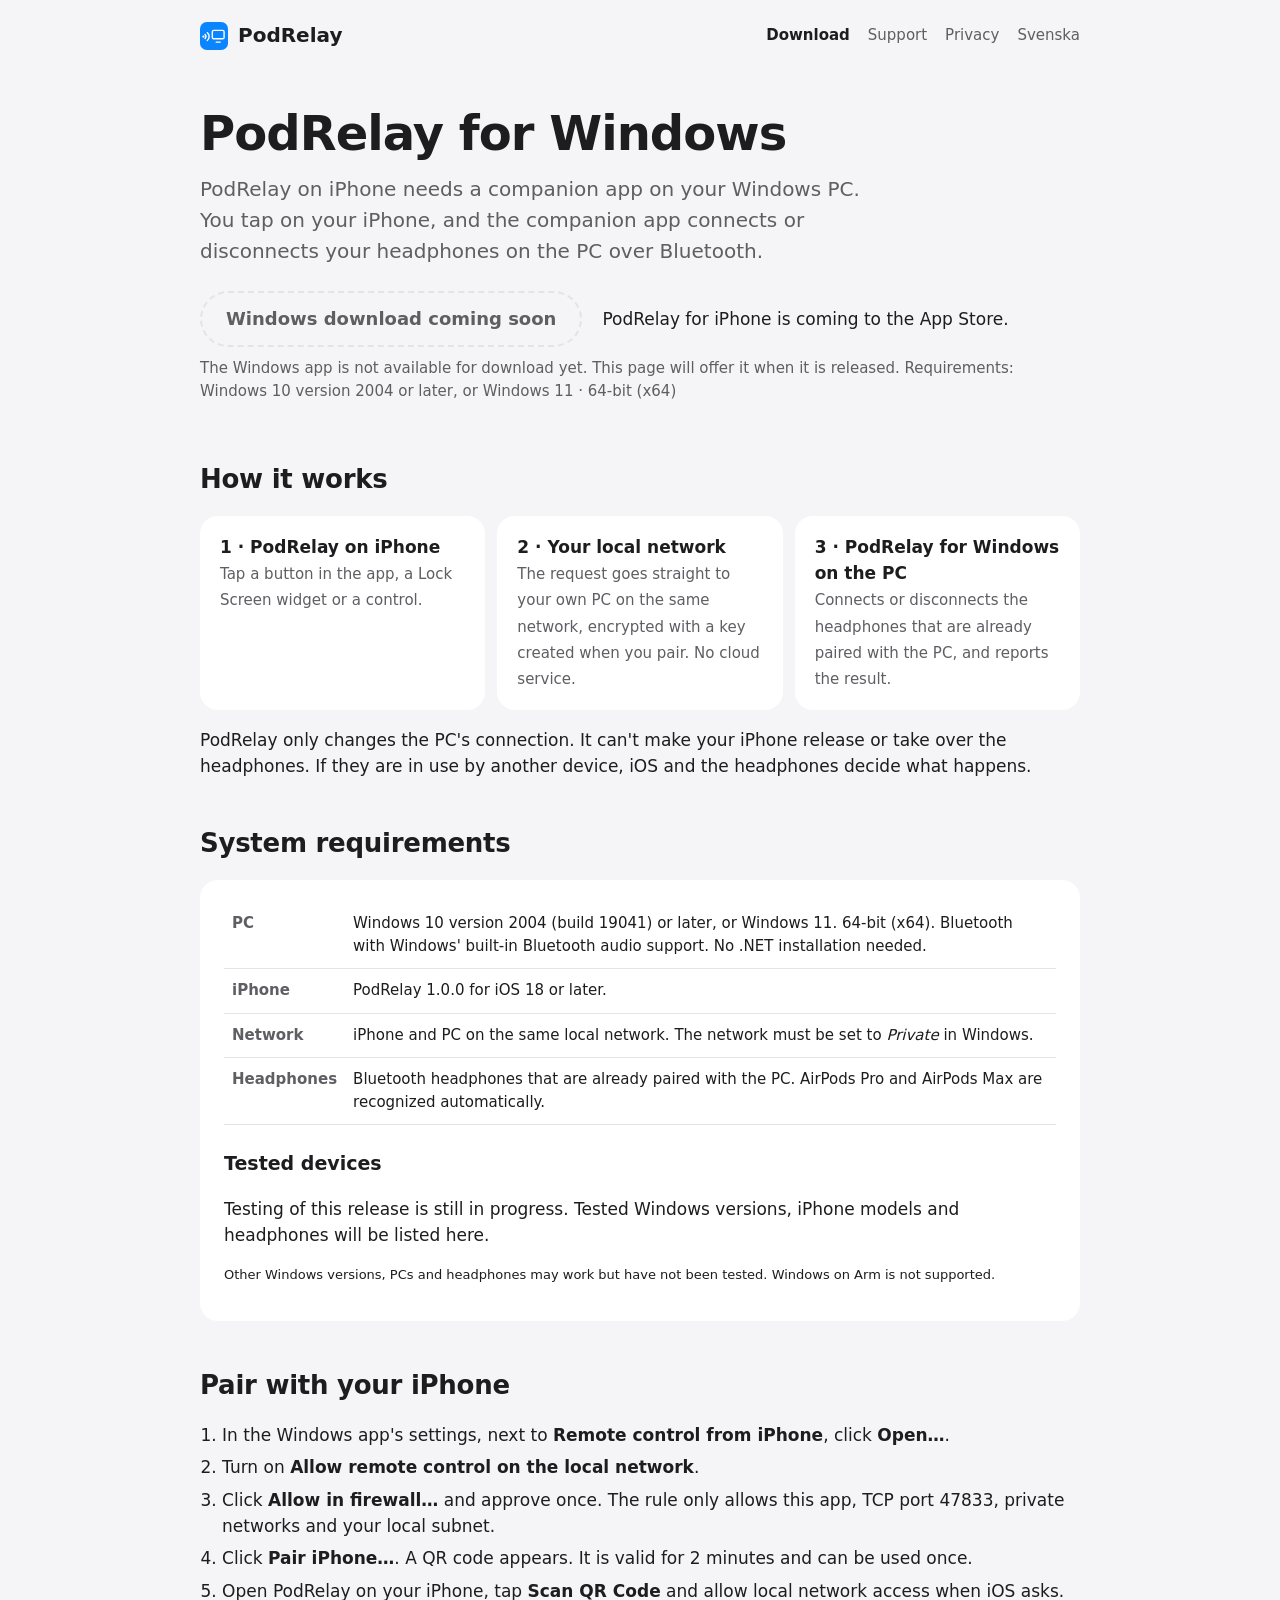
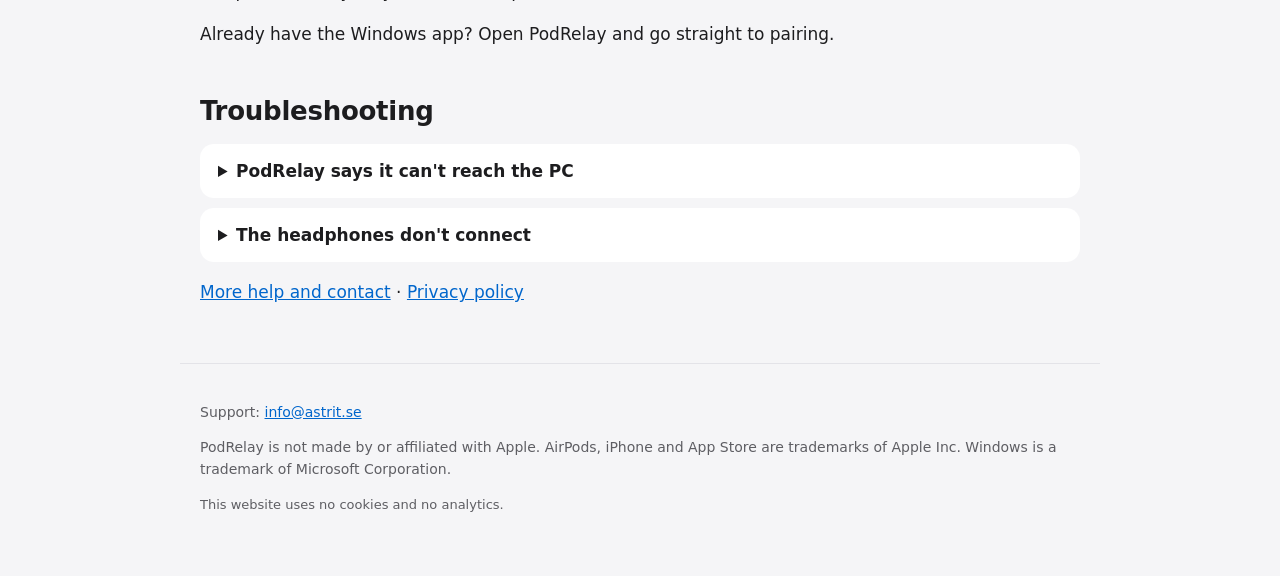
<file: index.html>
<!doctype html>
<html lang="en">
<head>
<meta charset="utf-8">
<meta name="viewport" content="width=device-width, initial-scale=1">
<title>PodRelay for Windows – Download</title>
<meta name="description" content="PodRelay for Windows, the companion app that PodRelay on iPhone needs to connect and disconnect your headphones on your PC.">
<meta name="robots" content="index,follow">
<link rel="alternate" hreflang="en" href="./">
<link rel="alternate" hreflang="sv" href="./sv/">
<link rel="stylesheet" href="./style.css">
<link rel="icon" href="./icon.svg" type="image/svg+xml">
</head>
<body>
<header class="top">
  <a class="brand" href="./"><img src="./icon.svg" alt="" width="28" height="28"> PodRelay</a>
  <nav aria-label="Main">
    <a href="./" aria-current="page">Download</a>
    <a href="./support/">Support</a>
    <a href="./privacy/">Privacy</a>
    <a href="./sv/" hreflang="sv" lang="sv">Svenska</a>
  </nav>
</header>
<main>
<section class="hero">
  <h1>PodRelay for Windows</h1>
  <p class="lede">PodRelay on iPhone needs a companion app on your Windows PC. You tap on your iPhone, and the companion app connects or disconnects your headphones on the PC over Bluetooth.</p>
  <div class="download">
    <p class="soon">Windows download coming soon</p>
    <span>PodRelay for iPhone is coming to the App Store.</span>
  </div>
  <p class="meta">The Windows app is not available for download yet. This page will offer it when it is released. Requirements: Windows 10 version 2004 or later, or Windows 11 · 64-bit (x64)</p>
</section>

<h2>How it works</h2>
<ol class="flow">
  <li><strong>1 · PodRelay on iPhone</strong><span>Tap a button in the app, a Lock Screen widget or a control.</span></li>
  <li><strong>2 · Your local network</strong><span>The request goes straight to your own PC on the same network, encrypted with a key created when you pair. No cloud service.</span></li>
  <li><strong>3 · PodRelay for Windows on the PC</strong><span>Connects or disconnects the headphones that are already paired with the PC, and reports the result.</span></li>
</ol>
<p>PodRelay only changes the PC's connection. It can't make your iPhone release or take over the headphones. If they are in use by another device, iOS and the headphones decide what happens.</p>

<h2>System requirements</h2>
<div class="card">
<table>
  <tr><th scope="row">PC</th><td>Windows 10 version 2004 (build 19041) or later, or Windows 11. 64-bit (x64). Bluetooth with Windows' built-in Bluetooth audio support. No .NET installation needed.</td></tr>
  <tr><th scope="row">iPhone</th><td>PodRelay 1.0.0 for iOS 18 or later.</td></tr>
  <tr><th scope="row">Network</th><td>iPhone and PC on the same local network. The network must be set to <em>Private</em> in Windows.</td></tr>
  <tr><th scope="row">Headphones</th><td>Bluetooth headphones that are already paired with the PC. AirPods Pro and AirPods Max are recognized automatically.</td></tr>
</table>
<h3>Tested devices</h3>
<p>Testing of this release is still in progress. Tested Windows versions, iPhone models and headphones will be listed here.</p>
<p class="small">Other Windows versions, PCs and headphones may work but have not been tested. Windows on Arm is not supported.</p>
</div>

<h2>Pair with your iPhone</h2>
<ol class="steps">
  <li>In the Windows app's settings, next to <strong>Remote control from iPhone</strong>, click <strong>Open…</strong>.</li>
  <li>Turn on <strong>Allow remote control on the local network</strong>.</li>
  <li>Click <strong>Allow in firewall…</strong> and approve once. The rule only allows this app, TCP port 47833, private networks and your local subnet.</li>
  <li>Click <strong>Pair iPhone…</strong>. A QR code appears. It is valid for 2 minutes and can be used once.</li>
  <li>Open PodRelay on your iPhone, tap <strong>Scan QR Code</strong> and allow local network access when iOS asks.</li>
</ol>
<p>Already have the Windows app? Open PodRelay and go straight to pairing.</p>

<h2>Troubleshooting</h2>
<details><summary>PodRelay says it can't reach the PC</summary>
<p>Check that the PC is awake, that PodRelay for Windows is running (icon next to the clock), that remote control is on, and that the iPhone is on the same network. In Windows, the network must be <em>Private</em>. Guest networks often block devices from reaching each other.</p></details>
<details><summary>The headphones don't connect</summary>
<p>Open the case or take the headphones out, and keep them near the PC. If they are playing audio from another device, they may not switch. Choose them in iPhone's Control Center if you want them back on iPhone.</p></details>
<p><a href="./support/">More help and contact</a> · <a href="./privacy/">Privacy policy</a></p>

</main>
<footer>
  <p>Support: <a href="mailto:info@astrit.se">info@astrit.se</a></p>
  <p>PodRelay is not made by or affiliated with Apple. AirPods, iPhone and App Store are trademarks of Apple Inc. Windows is a trademark of Microsoft Corporation.</p>
  <p class="small">This website uses no cookies and no analytics.</p>
</footer>
</body>
</html>
</file>
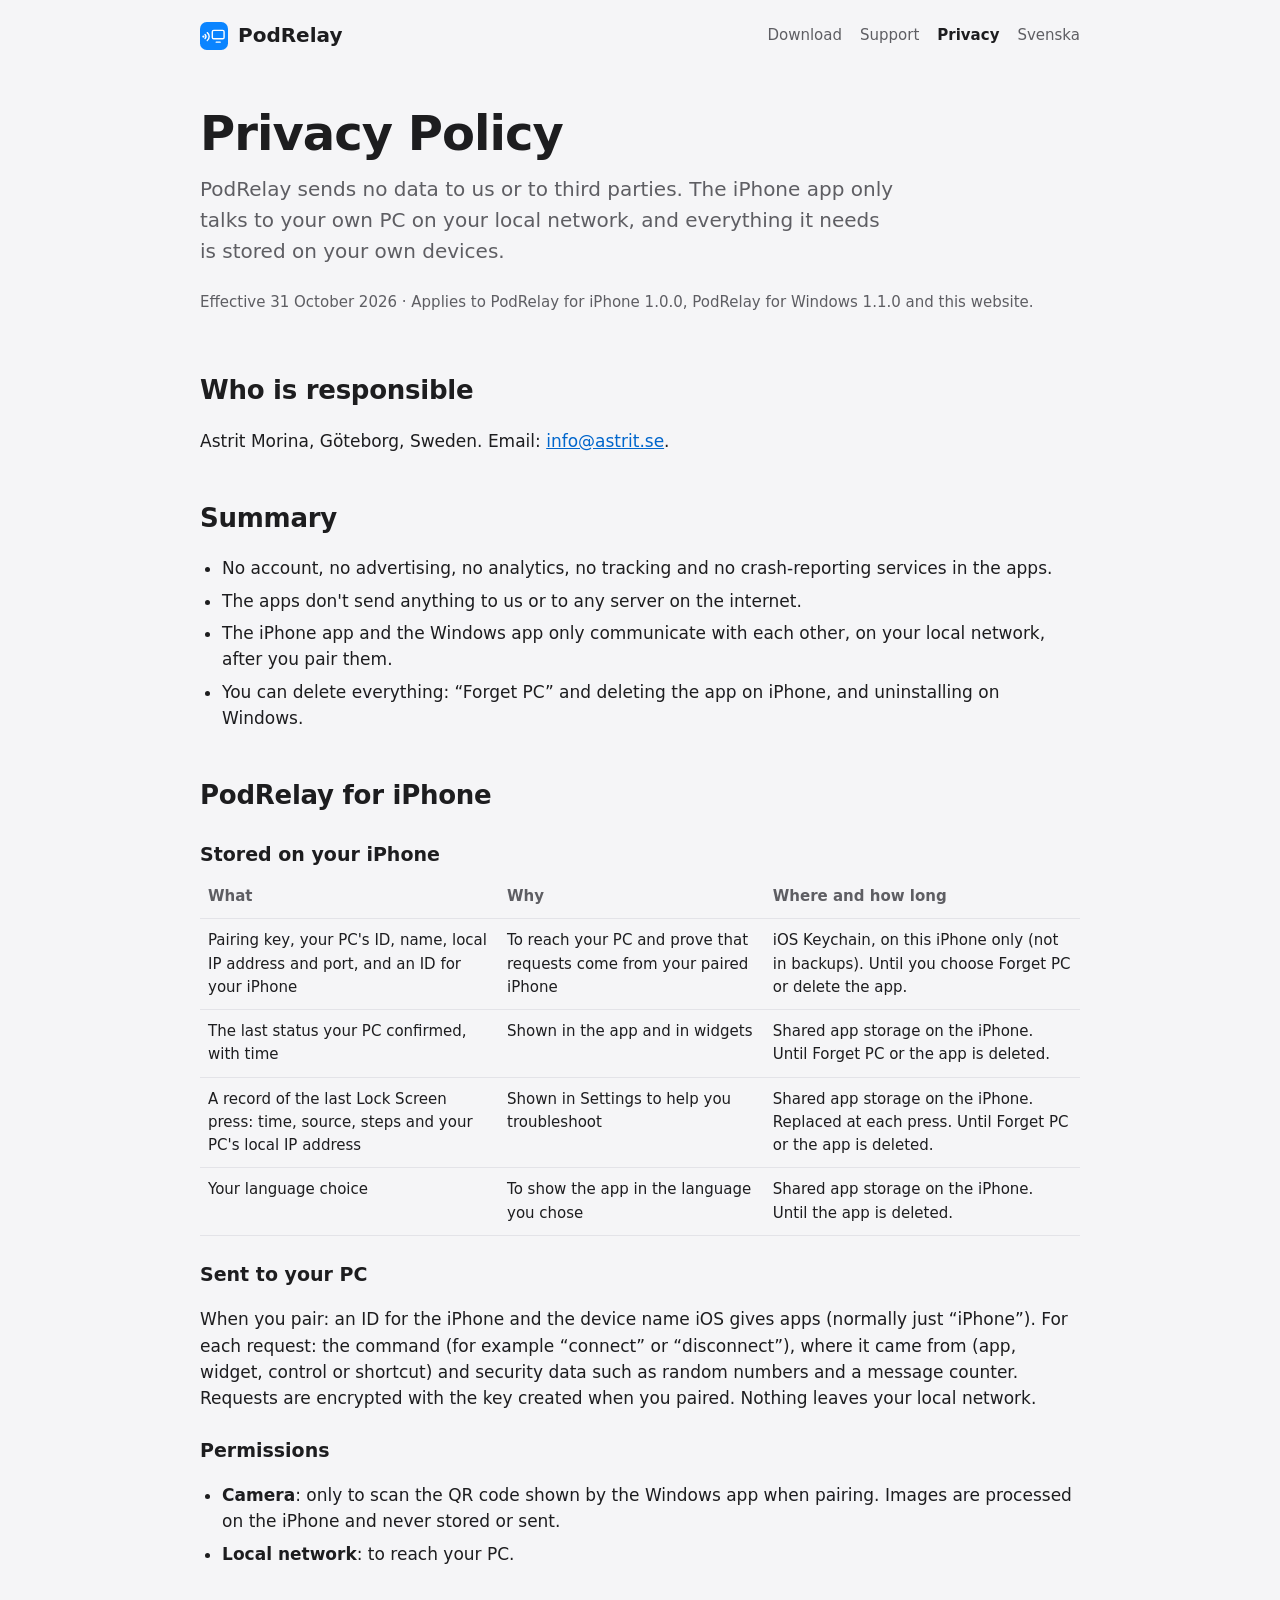
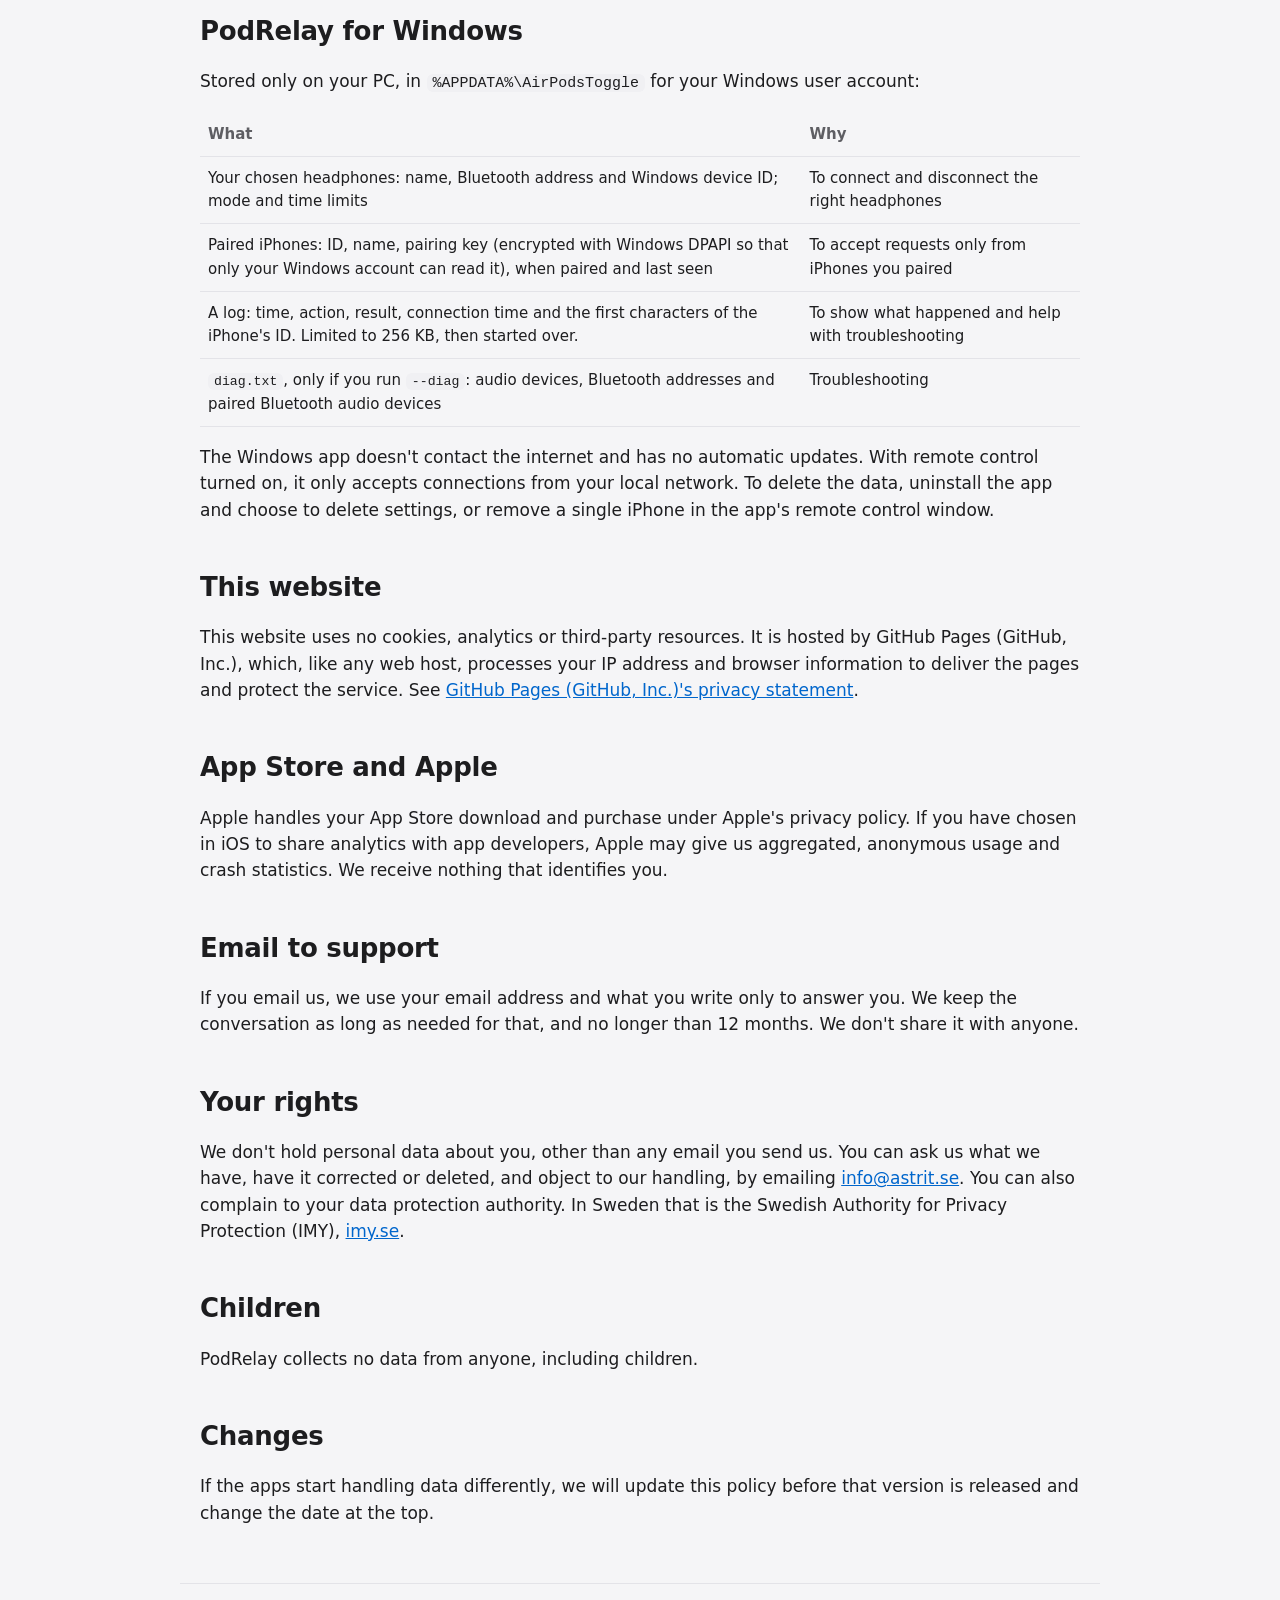
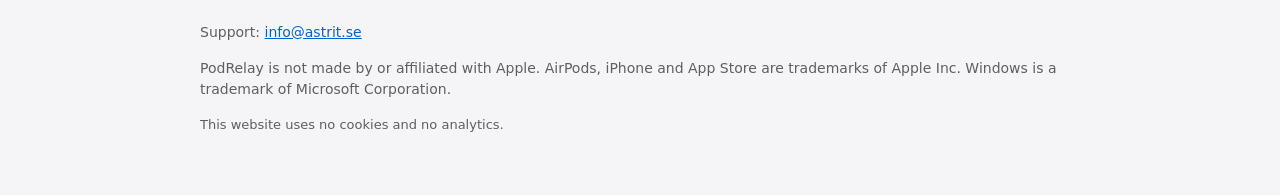
<file: privacy/index.html>
<!doctype html>
<html lang="en">
<head>
<meta charset="utf-8">
<meta name="viewport" content="width=device-width, initial-scale=1">
<title>PodRelay – Privacy Policy</title>
<meta name="description" content="How PodRelay for iPhone, its Windows companion app and this website handle data.">
<meta name="robots" content="index,follow">
<link rel="alternate" hreflang="en" href="../privacy/">
<link rel="alternate" hreflang="sv" href="../sv/privacy/">
<link rel="stylesheet" href="../style.css">
<link rel="icon" href="../icon.svg" type="image/svg+xml">
</head>
<body>
<header class="top">
  <a class="brand" href="../"><img src="../icon.svg" alt="" width="28" height="28"> PodRelay</a>
  <nav aria-label="Main">
    <a href="../">Download</a>
    <a href="../support/">Support</a>
    <a href="../privacy/" aria-current="page">Privacy</a>
    <a href="../sv/privacy/" hreflang="sv" lang="sv">Svenska</a>
  </nav>
</header>
<main>
<section class="hero">
  <h1>Privacy Policy</h1>
  <p class="lede">PodRelay sends no data to us or to third parties. The iPhone app only talks to your own PC on your local network, and everything it needs is stored on your own devices.</p>
  <p class="meta">Effective 31 October 2026 · Applies to PodRelay for iPhone 1.0.0, PodRelay for Windows 1.1.0 and this website.</p>
</section>

<h2>Who is responsible</h2>
<p>Astrit Morina, Göteborg, Sweden. Email: <a href="mailto:info@astrit.se">info@astrit.se</a>.</p>

<h2>Summary</h2>
<ul class="plain">
  <li>No account, no advertising, no analytics, no tracking and no crash-reporting services in the apps.</li>
  <li>The apps don't send anything to us or to any server on the internet.</li>
  <li>The iPhone app and the Windows app only communicate with each other, on your local network, after you pair them.</li>
  <li>You can delete everything: “Forget PC” and deleting the app on iPhone, and uninstalling on Windows.</li>
</ul>

<h2>PodRelay for iPhone</h2>
<h3>Stored on your iPhone</h3>
<table>
  <tr><th>What</th><th>Why</th><th>Where and how long</th></tr>
  <tr><td>Pairing key, your PC's ID, name, local IP address and port, and an ID for your iPhone</td><td>To reach your PC and prove that requests come from your paired iPhone</td><td>iOS Keychain, on this iPhone only (not in backups). Until you choose Forget PC or delete the app.</td></tr>
  <tr><td>The last status your PC confirmed, with time</td><td>Shown in the app and in widgets</td><td>Shared app storage on the iPhone. Until Forget PC or the app is deleted.</td></tr>
  <tr><td>A record of the last Lock Screen press: time, source, steps and your PC's local IP address</td><td>Shown in Settings to help you troubleshoot</td><td>Shared app storage on the iPhone. Replaced at each press. Until Forget PC or the app is deleted.</td></tr>
  <tr><td>Your language choice</td><td>To show the app in the language you chose</td><td>Shared app storage on the iPhone. Until the app is deleted.</td></tr>
</table>
<h3>Sent to your PC</h3>
<p>When you pair: an ID for the iPhone and the device name iOS gives apps (normally just “iPhone”). For each request: the command (for example “connect” or “disconnect”), where it came from (app, widget, control or shortcut) and security data such as random numbers and a message counter. Requests are encrypted with the key created when you paired. Nothing leaves your local network.</p>
<h3>Permissions</h3>
<ul class="plain">
  <li><strong>Camera</strong>: only to scan the QR code shown by the Windows app when pairing. Images are processed on the iPhone and never stored or sent.</li>
  <li><strong>Local network</strong>: to reach your PC.</li>
</ul>

<h2>PodRelay for Windows</h2>
<p>Stored only on your PC, in <code>%APPDATA%\AirPodsToggle</code> for your Windows user account:</p>
<table>
  <tr><th>What</th><th>Why</th></tr>
  <tr><td>Your chosen headphones: name, Bluetooth address and Windows device ID; mode and time limits</td><td>To connect and disconnect the right headphones</td></tr>
  <tr><td>Paired iPhones: ID, name, pairing key (encrypted with Windows DPAPI so that only your Windows account can read it), when paired and last seen</td><td>To accept requests only from iPhones you paired</td></tr>
  <tr><td>A log: time, action, result, connection time and the first characters of the iPhone's ID. Limited to 256 KB, then started over.</td><td>To show what happened and help with troubleshooting</td></tr>
  <tr><td><code>diag.txt</code>, only if you run <code>--diag</code>: audio devices, Bluetooth addresses and paired Bluetooth audio devices</td><td>Troubleshooting</td></tr>
</table>
<p>The Windows app doesn't contact the internet and has no automatic updates. With remote control turned on, it only accepts connections from your local network. To delete the data, uninstall the app and choose to delete settings, or remove a single iPhone in the app's remote control window.</p>

<h2>This website</h2>
<p>This website uses no cookies, analytics or third-party resources. It is hosted by GitHub Pages (GitHub, Inc.), which, like any web host, processes your IP address and browser information to deliver the pages and protect the service. See <a href="https://docs.github.com/site-policy/privacy-policies/github-general-privacy-statement">GitHub Pages (GitHub, Inc.)'s privacy statement</a>.</p>

<h2>App Store and Apple</h2>
<p>Apple handles your App Store download and purchase under Apple's privacy policy. If you have chosen in iOS to share analytics with app developers, Apple may give us aggregated, anonymous usage and crash statistics. We receive nothing that identifies you.</p>

<h2>Email to support</h2>
<p>If you email us, we use your email address and what you write only to answer you. We keep the conversation as long as needed for that, and no longer than 12 months. We don't share it with anyone.</p>

<h2>Your rights</h2>
<p>We don't hold personal data about you, other than any email you send us. You can ask us what we have, have it corrected or deleted, and object to our handling, by emailing <a href="mailto:info@astrit.se">info@astrit.se</a>. You can also complain to your data protection authority. In Sweden that is the Swedish Authority for Privacy Protection (IMY), <a href="https://www.imy.se">imy.se</a>.</p>

<h2>Children</h2>
<p>PodRelay collects no data from anyone, including children.</p>

<h2>Changes</h2>
<p>If the apps start handling data differently, we will update this policy before that version is released and change the date at the top.</p>

</main>
<footer>
  <p>Support: <a href="mailto:info@astrit.se">info@astrit.se</a></p>
  <p>PodRelay is not made by or affiliated with Apple. AirPods, iPhone and App Store are trademarks of Apple Inc. Windows is a trademark of Microsoft Corporation.</p>
  <p class="small">This website uses no cookies and no analytics.</p>
</footer>
</body>
</html>
</file>
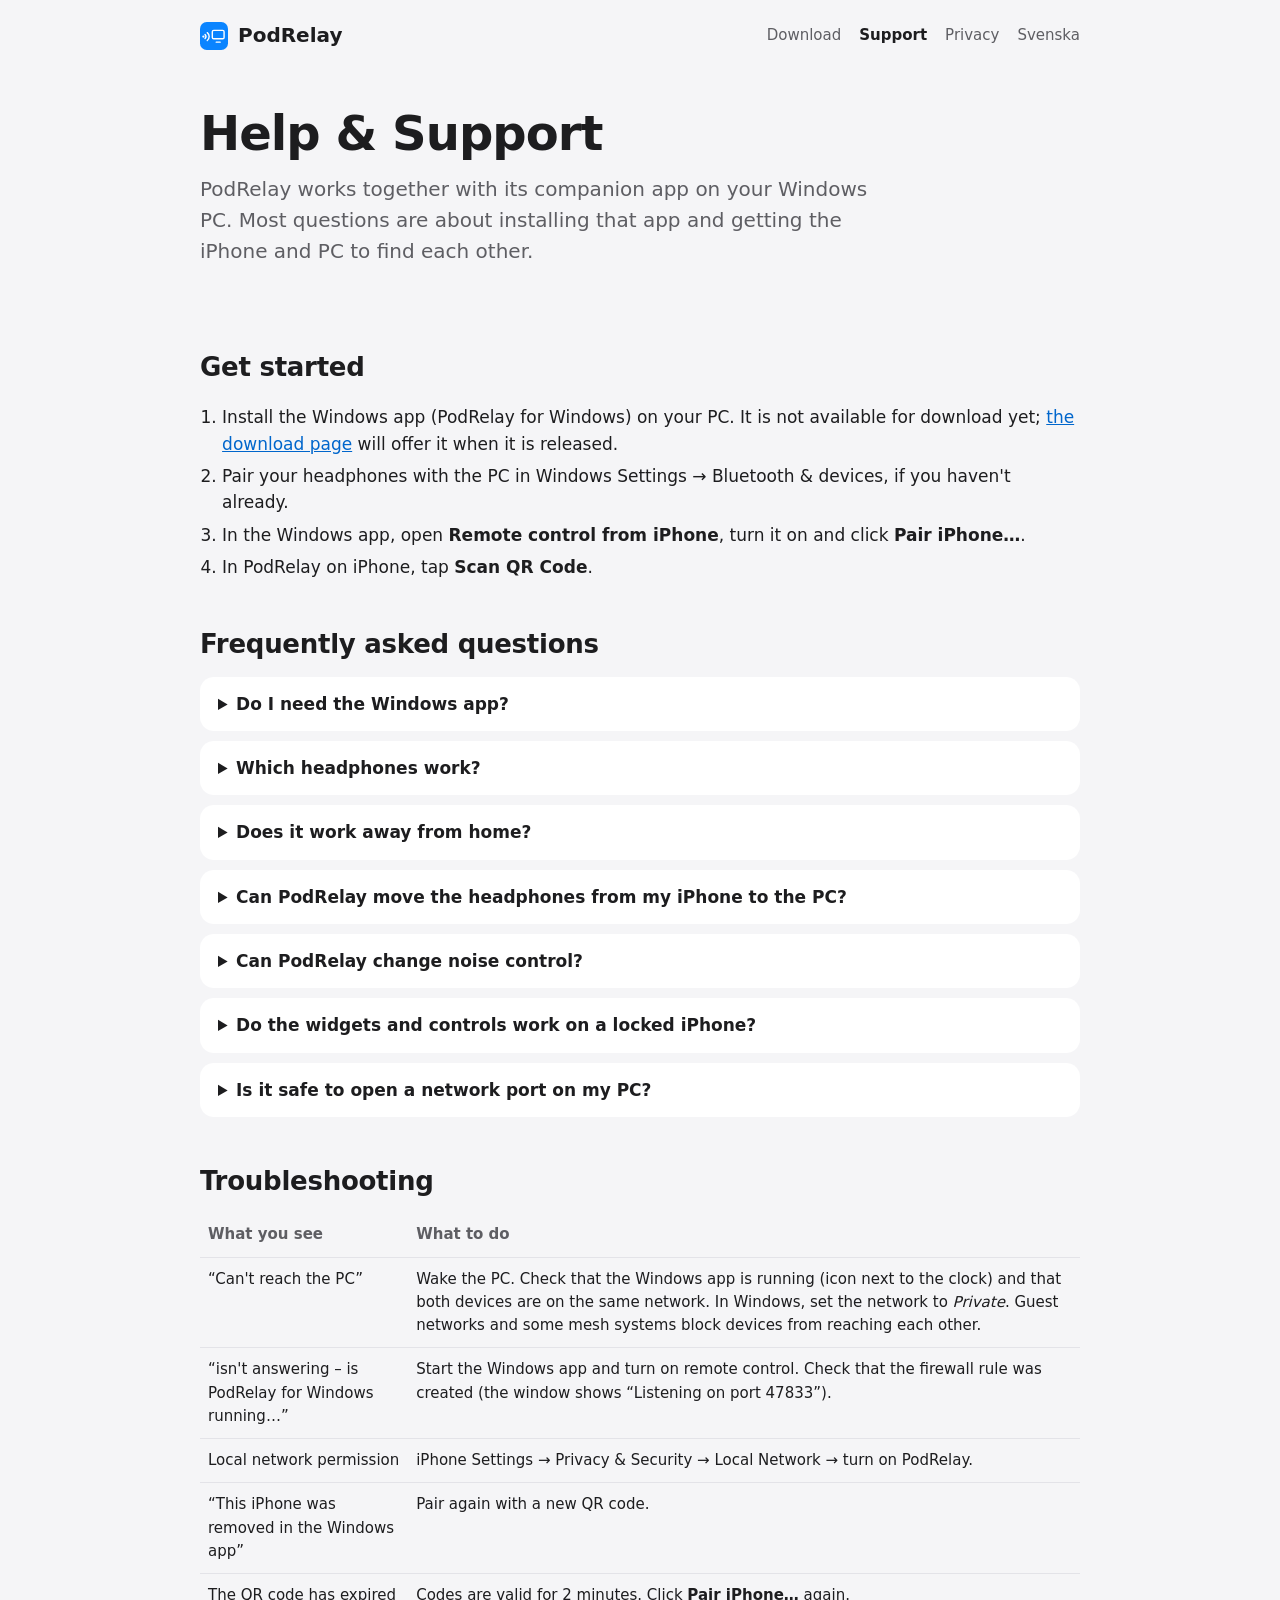
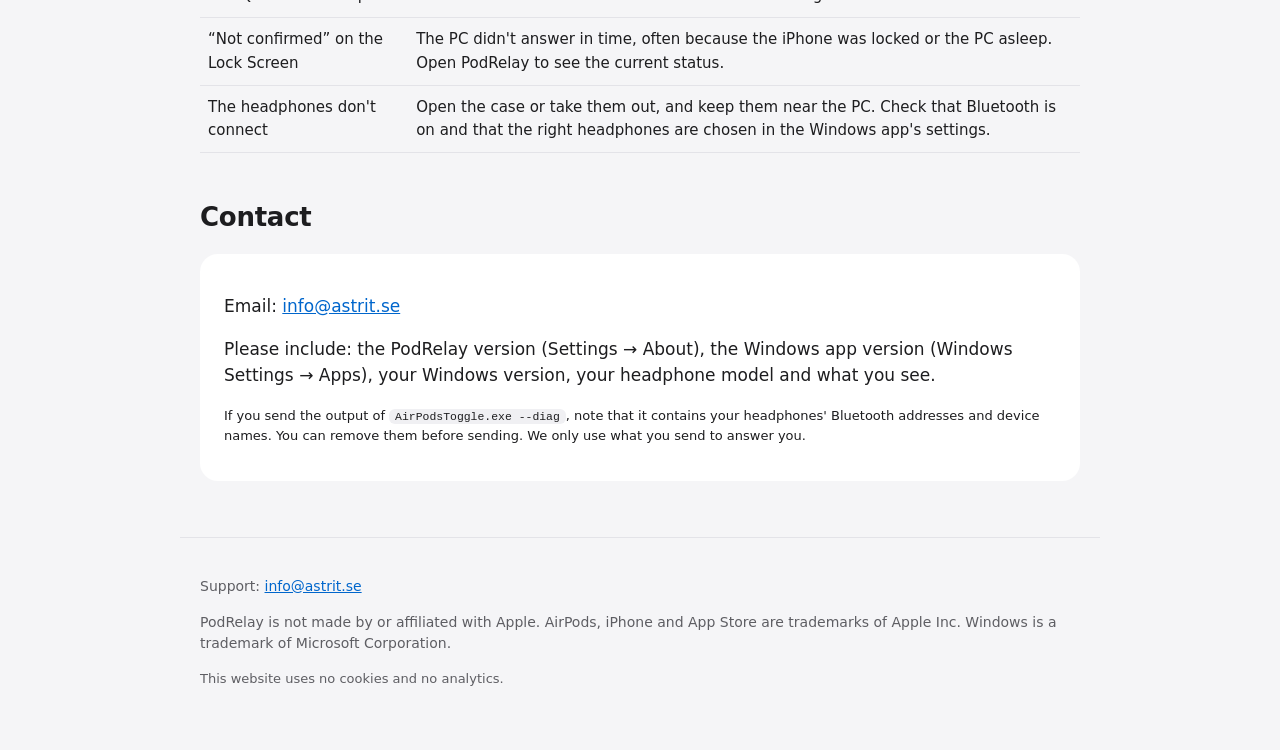
<file: support/index.html>
<!doctype html>
<html lang="en">
<head>
<meta charset="utf-8">
<meta name="viewport" content="width=device-width, initial-scale=1">
<title>PodRelay – Help &amp; Support</title>
<meta name="description" content="Installation help, frequently asked questions and contact for PodRelay and its Windows companion app.">
<meta name="robots" content="index,follow">
<link rel="alternate" hreflang="en" href="../support/">
<link rel="alternate" hreflang="sv" href="../sv/support/">
<link rel="stylesheet" href="../style.css">
<link rel="icon" href="../icon.svg" type="image/svg+xml">
</head>
<body>
<header class="top">
  <a class="brand" href="../"><img src="../icon.svg" alt="" width="28" height="28"> PodRelay</a>
  <nav aria-label="Main">
    <a href="../">Download</a>
    <a href="../support/" aria-current="page">Support</a>
    <a href="../privacy/">Privacy</a>
    <a href="../sv/support/" hreflang="sv" lang="sv">Svenska</a>
  </nav>
</header>
<main>
<section class="hero">
  <h1>Help &amp; Support</h1>
  <p class="lede">PodRelay works together with its companion app on your Windows PC. Most questions are about installing that app and getting the iPhone and PC to find each other.</p>
</section>

<h2>Get started</h2>
<ol class="steps">
  <li>Install the Windows app (PodRelay for Windows) on your PC. It is not available for download yet; <a href="../">the download page</a> will offer it when it is released.</li>
  <li>Pair your headphones with the PC in Windows Settings → Bluetooth &amp; devices, if you haven't already.</li>
  <li>In the Windows app, open <strong>Remote control from iPhone</strong>, turn it on and click <strong>Pair iPhone…</strong>.</li>
  <li>In PodRelay on iPhone, tap <strong>Scan QR Code</strong>.</li>
</ol>

<h2>Frequently asked questions</h2>
<details><summary>Do I need the Windows app?</summary>
<p>Yes. PodRelay on iPhone only sends requests. The Windows app on your PC does the actual connecting and disconnecting. Without it, PodRelay can't do anything.</p></details>
<details><summary>Which headphones work?</summary>
<p>Bluetooth headphones that are already paired with your PC. AirPods Pro and AirPods Max are recognized automatically by name. Other headphones can be chosen as the default device in the Windows app but have not been tested.</p></details>
<details><summary>Does it work away from home?</summary>
<p>No. The iPhone and PC must be on the same local network. PodRelay doesn't use any internet service and can't reach your PC from outside.</p></details>
<details><summary>Can PodRelay move the headphones from my iPhone to the PC?</summary>
<p>PodRelay asks the PC to connect. Whether the headphones leave the iPhone is decided by iOS and the headphones. If they stay on iPhone, choose the PC from the headphones' own controls, or disconnect them on iPhone first. To bring them back to iPhone, choose them in Control Center.</p></details>
<details><summary>Can PodRelay change noise control?</summary>
<p>No. iOS has no public way for apps to do this. Use the action “Set Noise Control Mode” in Apple's Shortcuts app. It works through iPhone, so it can't change the mode while the headphones are connected to the PC.</p></details>
<details><summary>Do the widgets and controls work on a locked iPhone?</summary>
<p>Not always. Nothing works until the iPhone has been unlocked once since restarting, and iOS may ask you to unlock before it runs an action. iOS keeps buttons inside widgets inactive until you unlock. Widgets show the last status your PC confirmed, with the time, and don't contact the PC on their own.</p></details>
<details><summary>Is it safe to open a network port on my PC?</summary>
<p>Remote control is off until you turn it on. The firewall rule only allows the Windows app, one TCP port (47833), private networks and your local subnet, and is blocked on public networks. Each paired iPhone gets its own key, which you can remove at any time in the Windows app. Messages are encrypted and can't be replayed.</p></details>

<h2>Troubleshooting</h2>
<table>
  <tr><th>What you see</th><th>What to do</th></tr>
  <tr><td>“Can't reach the PC”</td><td>Wake the PC. Check that the Windows app is running (icon next to the clock) and that both devices are on the same network. In Windows, set the network to <em>Private</em>. Guest networks and some mesh systems block devices from reaching each other.</td></tr>
  <tr><td>“isn't answering – is PodRelay for Windows running…”</td><td>Start the Windows app and turn on remote control. Check that the firewall rule was created (the window shows “Listening on port 47833”).</td></tr>
  <tr><td>Local network permission</td><td>iPhone Settings → Privacy &amp; Security → Local Network → turn on PodRelay.</td></tr>
  <tr><td>“This iPhone was removed in the Windows app”</td><td>Pair again with a new QR code.</td></tr>
  <tr><td>The QR code has expired</td><td>Codes are valid for 2 minutes. Click <strong>Pair iPhone…</strong> again.</td></tr>
  <tr><td>“Not confirmed” on the Lock Screen</td><td>The PC didn't answer in time, often because the iPhone was locked or the PC asleep. Open PodRelay to see the current status.</td></tr>
  <tr><td>The headphones don't connect</td><td>Open the case or take them out, and keep them near the PC. Check that Bluetooth is on and that the right headphones are chosen in the Windows app's settings.</td></tr>
</table>

<h2>Contact</h2>
<div class="card">
<p>Email: <a href="mailto:info@astrit.se">info@astrit.se</a></p>
<p>Please include: the PodRelay version (Settings → About), the Windows app version (Windows Settings → Apps), your Windows version, your headphone model and what you see.</p>
<p class="small">If you send the output of <code>AirPodsToggle.exe --diag</code>, note that it contains your headphones' Bluetooth addresses and device names. You can remove them before sending. We only use what you send to answer you.</p>
</div>

</main>
<footer>
  <p>Support: <a href="mailto:info@astrit.se">info@astrit.se</a></p>
  <p>PodRelay is not made by or affiliated with Apple. AirPods, iPhone and App Store are trademarks of Apple Inc. Windows is a trademark of Microsoft Corporation.</p>
  <p class="small">This website uses no cookies and no analytics.</p>
</footer>
</body>
</html>
</file>
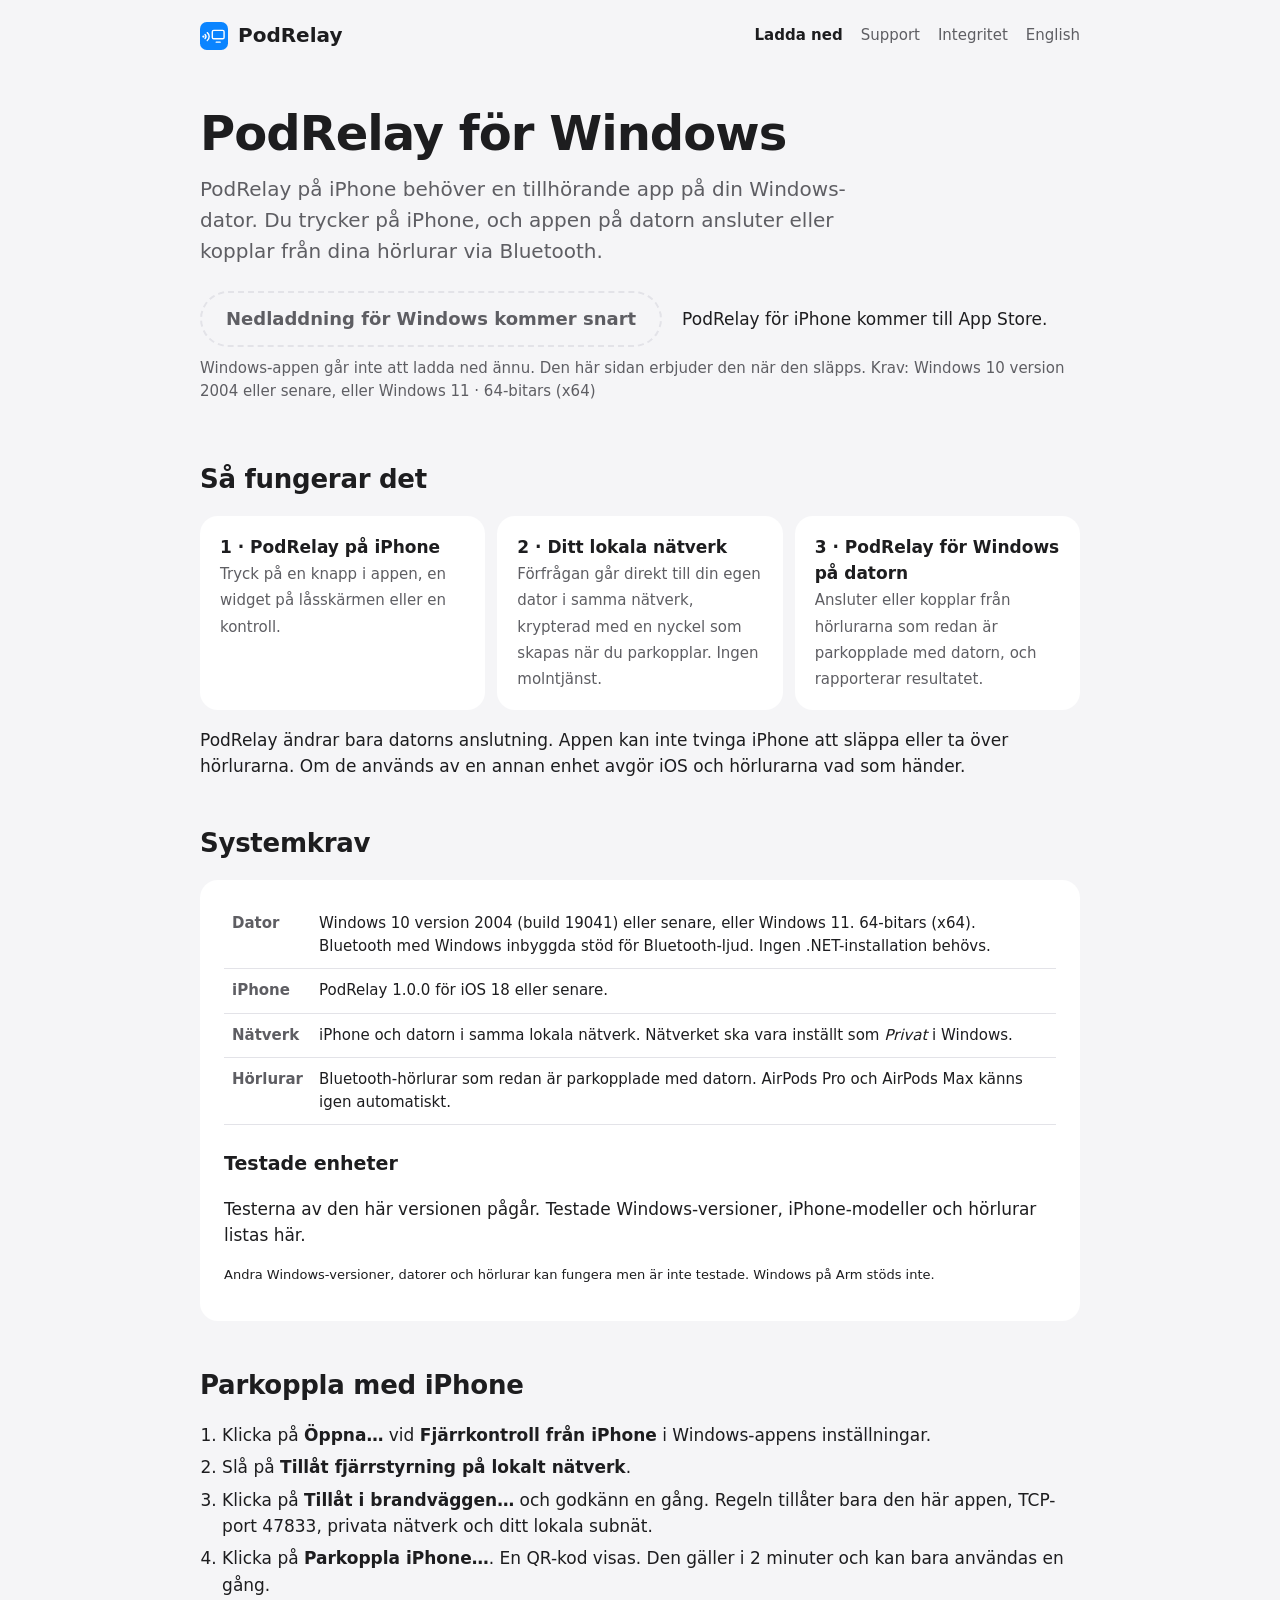
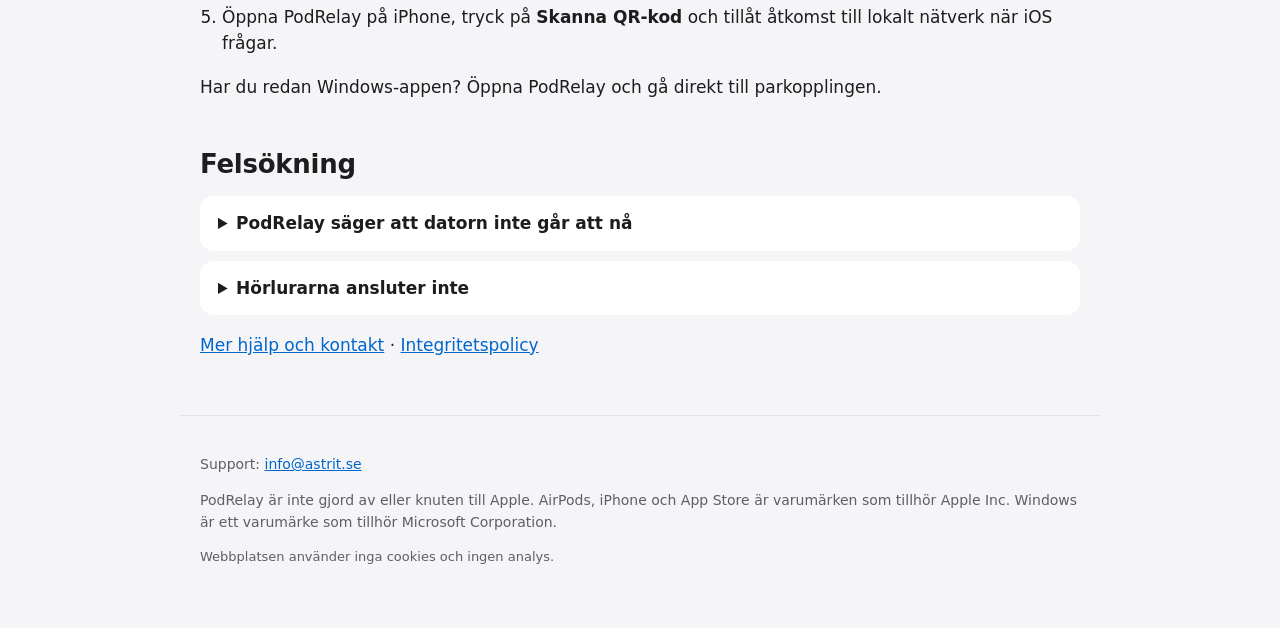
<file: sv/index.html>
<!doctype html>
<html lang="sv">
<head>
<meta charset="utf-8">
<meta name="viewport" content="width=device-width, initial-scale=1">
<title>PodRelay för Windows – Ladda ned</title>
<meta name="description" content="PodRelay för Windows, appen som PodRelay på iPhone behöver för att ansluta och koppla från dina hörlurar på datorn.">
<meta name="robots" content="index,follow">
<link rel="alternate" hreflang="en" href="../">
<link rel="alternate" hreflang="sv" href="../sv/">
<link rel="stylesheet" href="../style.css">
<link rel="icon" href="../icon.svg" type="image/svg+xml">
</head>
<body>
<header class="top">
  <a class="brand" href="./"><img src="../icon.svg" alt="" width="28" height="28"> PodRelay</a>
  <nav aria-label="Huvudmeny">
    <a href="./" aria-current="page">Ladda ned</a>
    <a href="./support/">Support</a>
    <a href="./privacy/">Integritet</a>
    <a href="../" hreflang="en" lang="en">English</a>
  </nav>
</header>
<main>
<section class="hero">
  <h1>PodRelay för Windows</h1>
  <p class="lede">PodRelay på iPhone behöver en tillhörande app på din Windows-dator. Du trycker på iPhone, och appen på datorn ansluter eller kopplar från dina hörlurar via Bluetooth.</p>
  <div class="download">
    <p class="soon">Nedladdning för Windows kommer snart</p>
    <span>PodRelay för iPhone kommer till App Store.</span>
  </div>
  <p class="meta">Windows-appen går inte att ladda ned ännu. Den här sidan erbjuder den när den släpps. Krav: Windows 10 version 2004 eller senare, eller Windows 11 · 64-bitars (x64)</p>
</section>

<h2>Så fungerar det</h2>
<ol class="flow">
  <li><strong>1 · PodRelay på iPhone</strong><span>Tryck på en knapp i appen, en widget på låsskärmen eller en kontroll.</span></li>
  <li><strong>2 · Ditt lokala nätverk</strong><span>Förfrågan går direkt till din egen dator i samma nätverk, krypterad med en nyckel som skapas när du parkopplar. Ingen molntjänst.</span></li>
  <li><strong>3 · PodRelay för Windows på datorn</strong><span>Ansluter eller kopplar från hörlurarna som redan är parkopplade med datorn, och rapporterar resultatet.</span></li>
</ol>
<p>PodRelay ändrar bara datorns anslutning. Appen kan inte tvinga iPhone att släppa eller ta över hörlurarna. Om de används av en annan enhet avgör iOS och hörlurarna vad som händer.</p>

<h2>Systemkrav</h2>
<div class="card">
<table>
  <tr><th scope="row">Dator</th><td>Windows 10 version 2004 (build 19041) eller senare, eller Windows 11. 64-bitars (x64). Bluetooth med Windows inbyggda stöd för Bluetooth-ljud. Ingen .NET-installation behövs.</td></tr>
  <tr><th scope="row">iPhone</th><td>PodRelay 1.0.0 för iOS 18 eller senare.</td></tr>
  <tr><th scope="row">Nätverk</th><td>iPhone och datorn i samma lokala nätverk. Nätverket ska vara inställt som <em>Privat</em> i Windows.</td></tr>
  <tr><th scope="row">Hörlurar</th><td>Bluetooth-hörlurar som redan är parkopplade med datorn. AirPods Pro och AirPods Max känns igen automatiskt.</td></tr>
</table>
<h3>Testade enheter</h3>
<p>Testerna av den här versionen pågår. Testade Windows-versioner, iPhone-modeller och hörlurar listas här.</p>
<p class="small">Andra Windows-versioner, datorer och hörlurar kan fungera men är inte testade. Windows på Arm stöds inte.</p>
</div>

<h2>Parkoppla med iPhone</h2>
<ol class="steps">
  <li>Klicka på <strong>Öppna…</strong> vid <strong>Fjärrkontroll från iPhone</strong> i Windows-appens inställningar.</li>
  <li>Slå på <strong>Tillåt fjärrstyrning på lokalt nätverk</strong>.</li>
  <li>Klicka på <strong>Tillåt i brandväggen…</strong> och godkänn en gång. Regeln tillåter bara den här appen, TCP-port 47833, privata nätverk och ditt lokala subnät.</li>
  <li>Klicka på <strong>Parkoppla iPhone…</strong>. En QR-kod visas. Den gäller i 2 minuter och kan bara användas en gång.</li>
  <li>Öppna PodRelay på iPhone, tryck på <strong>Skanna QR-kod</strong> och tillåt åtkomst till lokalt nätverk när iOS frågar.</li>
</ol>
<p>Har du redan Windows-appen? Öppna PodRelay och gå direkt till parkopplingen.</p>

<h2>Felsökning</h2>
<details><summary>PodRelay säger att datorn inte går att nå</summary>
<p>Kontrollera att datorn är vaken, att PodRelay för Windows körs (ikonen vid klockan), att fjärrstyrning är påslagen och att iPhone är i samma nätverk. Nätverket ska vara <em>Privat</em> i Windows. Gästnätverk hindrar ofta enheter från att nå varandra.</p></details>
<details><summary>Hörlurarna ansluter inte</summary>
<p>Öppna fodralet eller ta ut hörlurarna, och håll dem nära datorn. Om de spelar ljud från en annan enhet byter de kanske inte. Välj dem i iPhones Kontrollcenter om du vill ha tillbaka dem på iPhone.</p></details>
<p><a href="./support/">Mer hjälp och kontakt</a> · <a href="./privacy/">Integritetspolicy</a></p>

</main>
<footer>
  <p>Support: <a href="mailto:info@astrit.se">info@astrit.se</a></p>
  <p>PodRelay är inte gjord av eller knuten till Apple. AirPods, iPhone och App Store är varumärken som tillhör Apple Inc. Windows är ett varumärke som tillhör Microsoft Corporation.</p>
  <p class="small">Webbplatsen använder inga cookies och ingen analys.</p>
</footer>
</body>
</html>
</file>
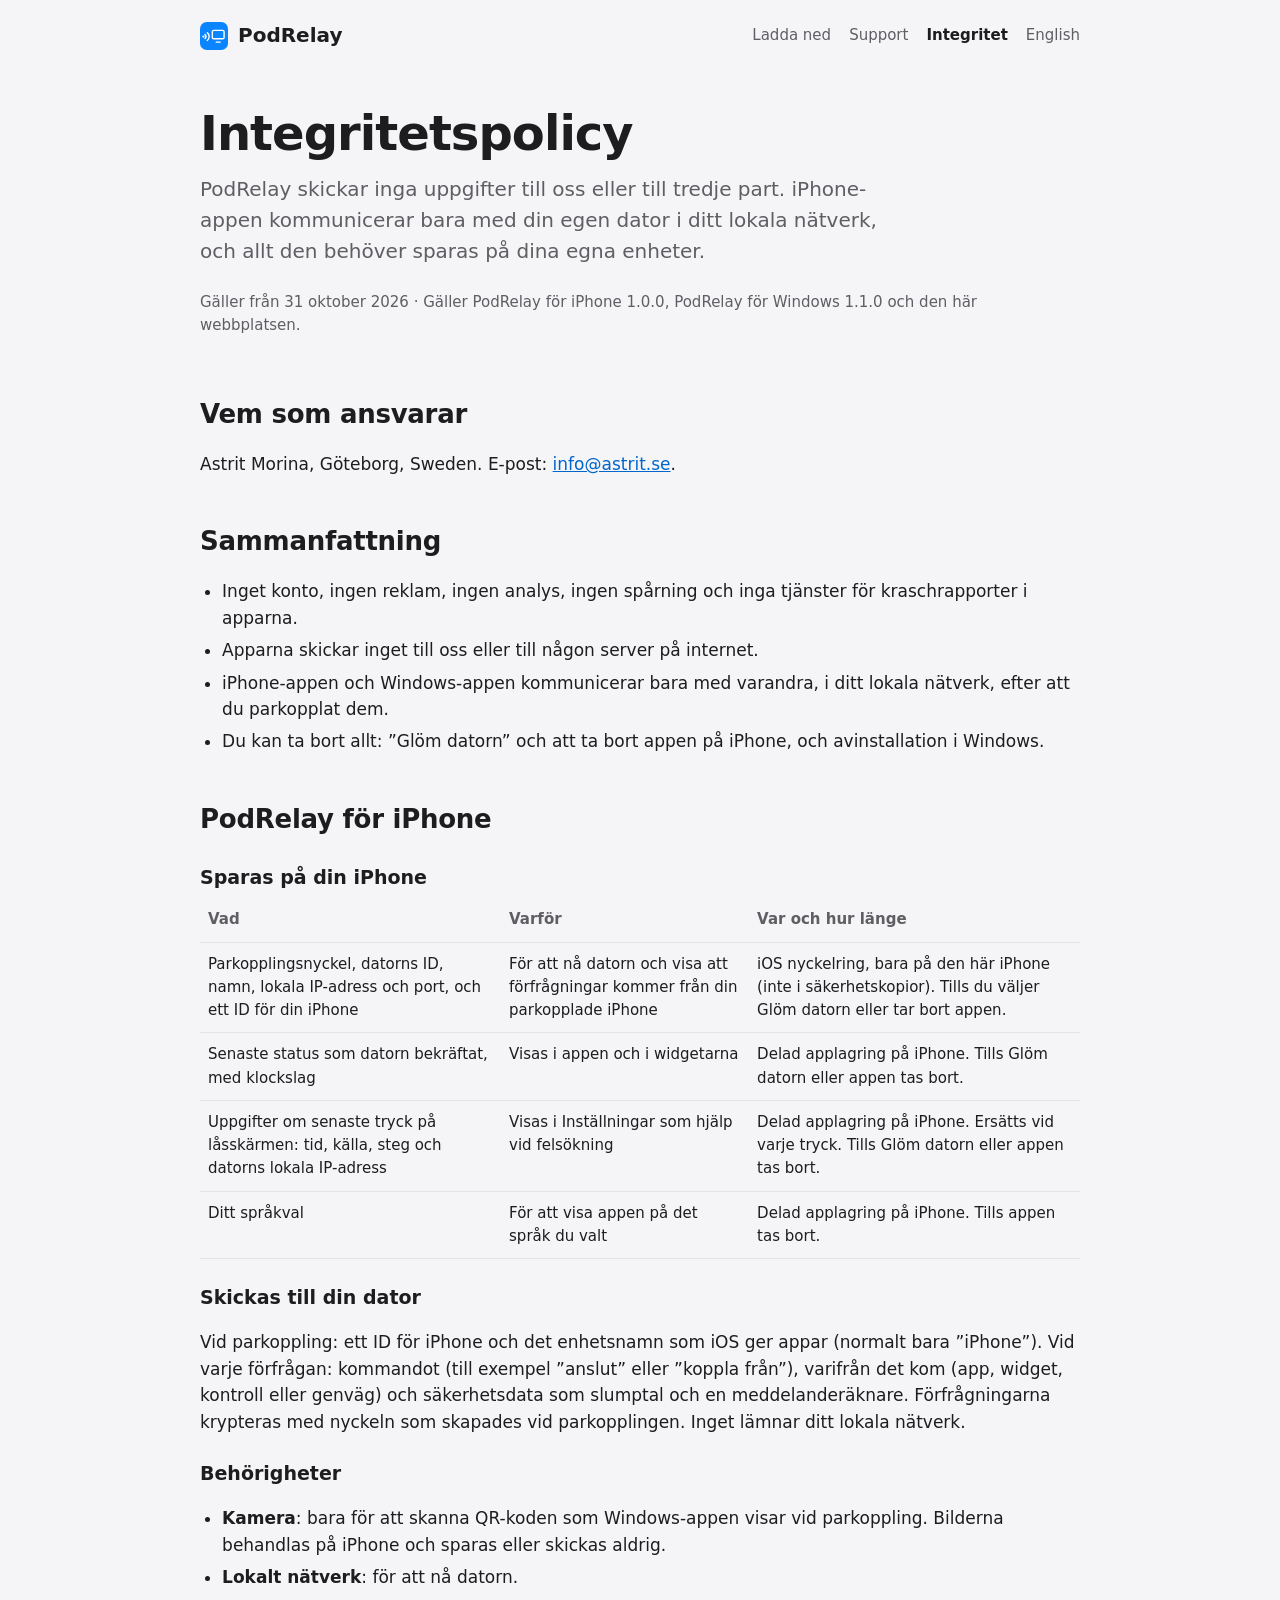
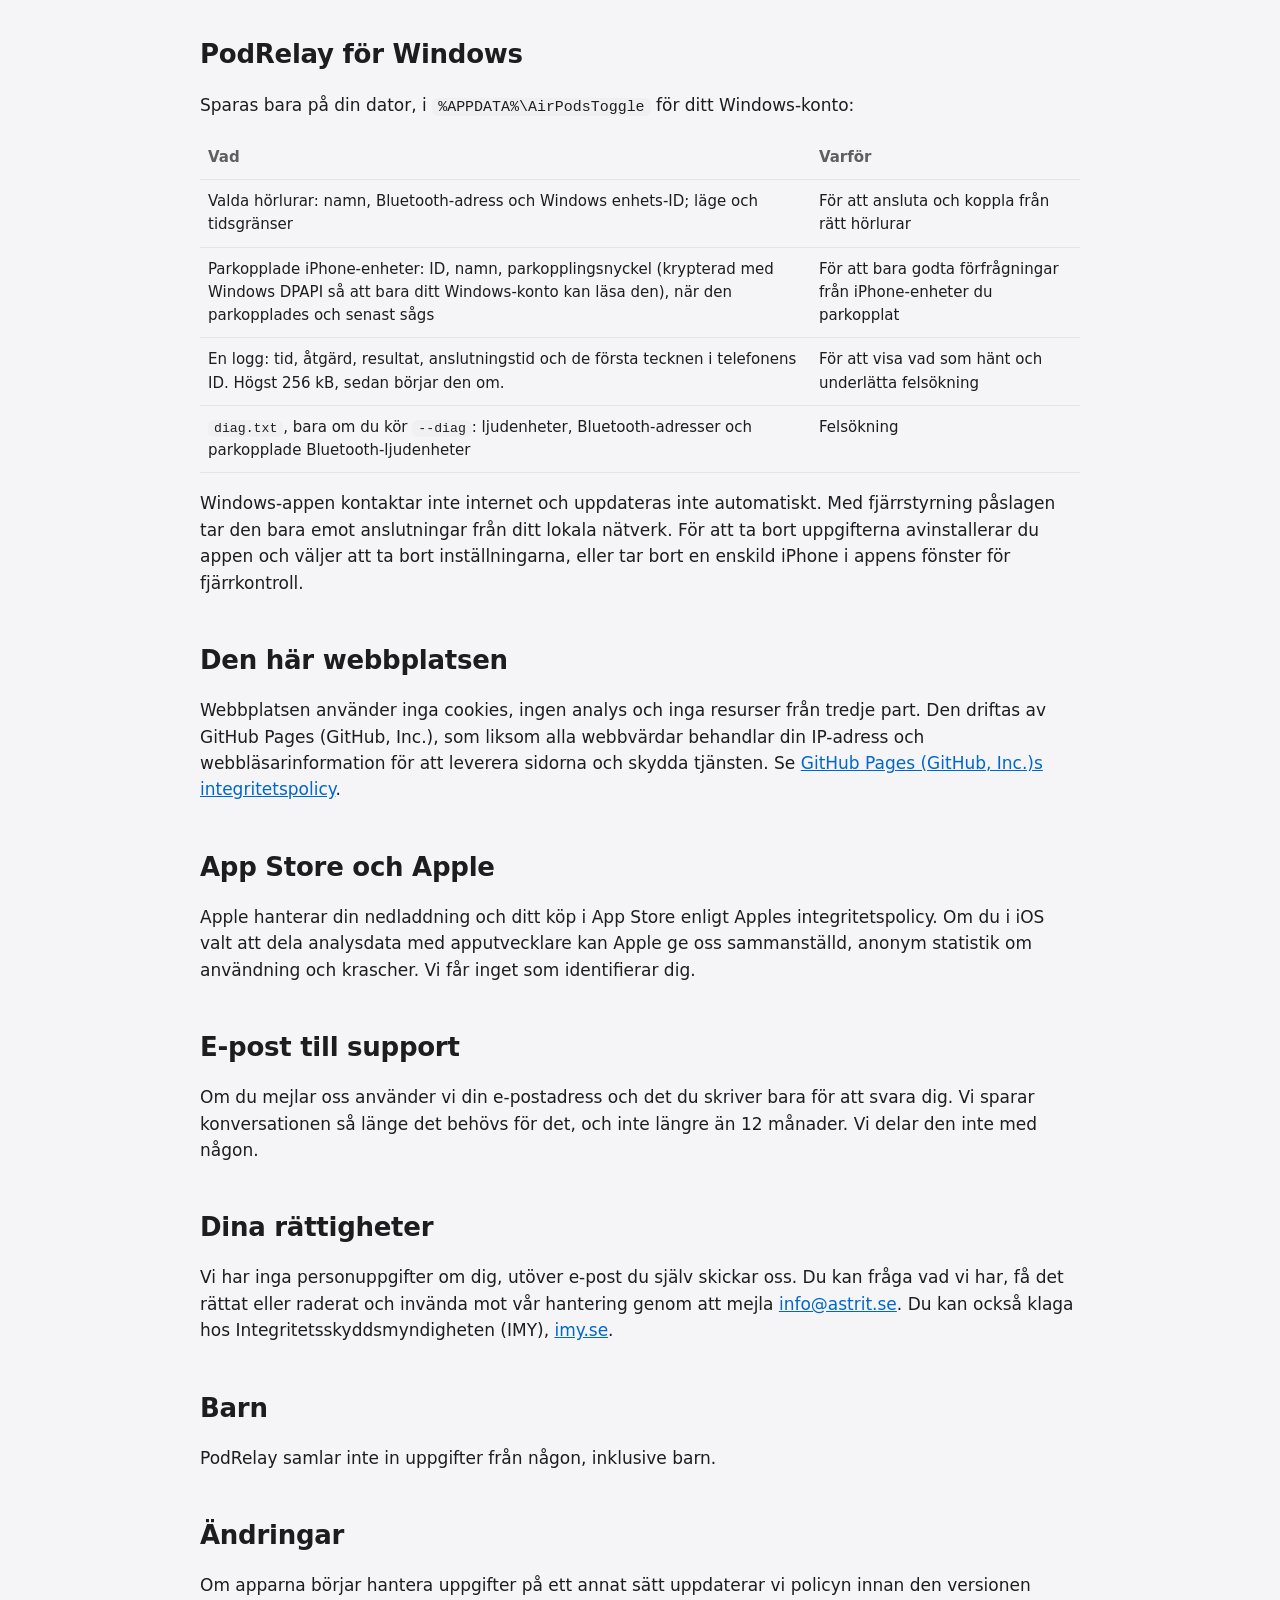
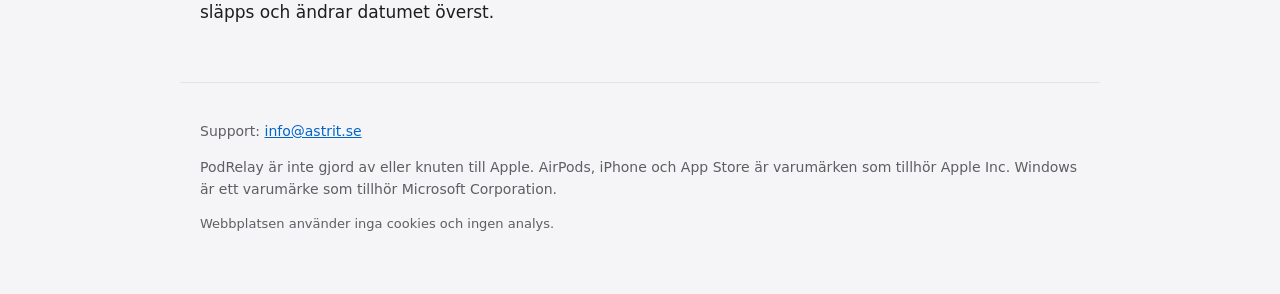
<file: sv/privacy/index.html>
<!doctype html>
<html lang="sv">
<head>
<meta charset="utf-8">
<meta name="viewport" content="width=device-width, initial-scale=1">
<title>PodRelay – Integritetspolicy</title>
<meta name="description" content="Så hanterar PodRelay för iPhone, den tillhörande Windows-appen och den här webbplatsen uppgifter.">
<meta name="robots" content="index,follow">
<link rel="alternate" hreflang="en" href="../../privacy/">
<link rel="alternate" hreflang="sv" href="../../sv/privacy/">
<link rel="stylesheet" href="../../style.css">
<link rel="icon" href="../../icon.svg" type="image/svg+xml">
</head>
<body>
<header class="top">
  <a class="brand" href="../"><img src="../../icon.svg" alt="" width="28" height="28"> PodRelay</a>
  <nav aria-label="Huvudmeny">
    <a href="../">Ladda ned</a>
    <a href="../support/">Support</a>
    <a href="../privacy/" aria-current="page">Integritet</a>
    <a href="../../privacy/" hreflang="en" lang="en">English</a>
  </nav>
</header>
<main>
<section class="hero">
  <h1>Integritetspolicy</h1>
  <p class="lede">PodRelay skickar inga uppgifter till oss eller till tredje part. iPhone-appen kommunicerar bara med din egen dator i ditt lokala nätverk, och allt den behöver sparas på dina egna enheter.</p>
  <p class="meta">Gäller från 31 oktober 2026 · Gäller PodRelay för iPhone 1.0.0, PodRelay för Windows 1.1.0 och den här webbplatsen.</p>
</section>

<h2>Vem som ansvarar</h2>
<p>Astrit Morina, Göteborg, Sweden. E-post: <a href="mailto:info@astrit.se">info@astrit.se</a>.</p>

<h2>Sammanfattning</h2>
<ul class="plain">
  <li>Inget konto, ingen reklam, ingen analys, ingen spårning och inga tjänster för kraschrapporter i apparna.</li>
  <li>Apparna skickar inget till oss eller till någon server på internet.</li>
  <li>iPhone-appen och Windows-appen kommunicerar bara med varandra, i ditt lokala nätverk, efter att du parkopplat dem.</li>
  <li>Du kan ta bort allt: ”Glöm datorn” och att ta bort appen på iPhone, och avinstallation i Windows.</li>
</ul>

<h2>PodRelay för iPhone</h2>
<h3>Sparas på din iPhone</h3>
<table>
  <tr><th>Vad</th><th>Varför</th><th>Var och hur länge</th></tr>
  <tr><td>Parkopplingsnyckel, datorns ID, namn, lokala IP-adress och port, och ett ID för din iPhone</td><td>För att nå datorn och visa att förfrågningar kommer från din parkopplade iPhone</td><td>iOS nyckelring, bara på den här iPhone (inte i säkerhetskopior). Tills du väljer Glöm datorn eller tar bort appen.</td></tr>
  <tr><td>Senaste status som datorn bekräftat, med klockslag</td><td>Visas i appen och i widgetarna</td><td>Delad applagring på iPhone. Tills Glöm datorn eller appen tas bort.</td></tr>
  <tr><td>Uppgifter om senaste tryck på låsskärmen: tid, källa, steg och datorns lokala IP-adress</td><td>Visas i Inställningar som hjälp vid felsökning</td><td>Delad applagring på iPhone. Ersätts vid varje tryck. Tills Glöm datorn eller appen tas bort.</td></tr>
  <tr><td>Ditt språkval</td><td>För att visa appen på det språk du valt</td><td>Delad applagring på iPhone. Tills appen tas bort.</td></tr>
</table>
<h3>Skickas till din dator</h3>
<p>Vid parkoppling: ett ID för iPhone och det enhetsnamn som iOS ger appar (normalt bara ”iPhone”). Vid varje förfrågan: kommandot (till exempel ”anslut” eller ”koppla från”), varifrån det kom (app, widget, kontroll eller genväg) och säkerhetsdata som slumptal och en meddelanderäknare. Förfrågningarna krypteras med nyckeln som skapades vid parkopplingen. Inget lämnar ditt lokala nätverk.</p>
<h3>Behörigheter</h3>
<ul class="plain">
  <li><strong>Kamera</strong>: bara för att skanna QR-koden som Windows-appen visar vid parkoppling. Bilderna behandlas på iPhone och sparas eller skickas aldrig.</li>
  <li><strong>Lokalt nätverk</strong>: för att nå datorn.</li>
</ul>

<h2>PodRelay för Windows</h2>
<p>Sparas bara på din dator, i <code>%APPDATA%\AirPodsToggle</code> för ditt Windows-konto:</p>
<table>
  <tr><th>Vad</th><th>Varför</th></tr>
  <tr><td>Valda hörlurar: namn, Bluetooth-adress och Windows enhets-ID; läge och tidsgränser</td><td>För att ansluta och koppla från rätt hörlurar</td></tr>
  <tr><td>Parkopplade iPhone-enheter: ID, namn, parkopplingsnyckel (krypterad med Windows DPAPI så att bara ditt Windows-konto kan läsa den), när den parkopplades och senast sågs</td><td>För att bara godta förfrågningar från iPhone-enheter du parkopplat</td></tr>
  <tr><td>En logg: tid, åtgärd, resultat, anslutningstid och de första tecknen i telefonens ID. Högst 256 kB, sedan börjar den om.</td><td>För att visa vad som hänt och underlätta felsökning</td></tr>
  <tr><td><code>diag.txt</code>, bara om du kör <code>--diag</code>: ljudenheter, Bluetooth-adresser och parkopplade Bluetooth-ljudenheter</td><td>Felsökning</td></tr>
</table>
<p>Windows-appen kontaktar inte internet och uppdateras inte automatiskt. Med fjärrstyrning påslagen tar den bara emot anslutningar från ditt lokala nätverk. För att ta bort uppgifterna avinstallerar du appen och väljer att ta bort inställningarna, eller tar bort en enskild iPhone i appens fönster för fjärrkontroll.</p>

<h2>Den här webbplatsen</h2>
<p>Webbplatsen använder inga cookies, ingen analys och inga resurser från tredje part. Den driftas av GitHub Pages (GitHub, Inc.), som liksom alla webbvärdar behandlar din IP-adress och webbläsarinformation för att leverera sidorna och skydda tjänsten. Se <a href="https://docs.github.com/site-policy/privacy-policies/github-general-privacy-statement">GitHub Pages (GitHub, Inc.)s integritetspolicy</a>.</p>

<h2>App Store och Apple</h2>
<p>Apple hanterar din nedladdning och ditt köp i App Store enligt Apples integritetspolicy. Om du i iOS valt att dela analysdata med apputvecklare kan Apple ge oss sammanställd, anonym statistik om användning och krascher. Vi får inget som identifierar dig.</p>

<h2>E-post till support</h2>
<p>Om du mejlar oss använder vi din e-postadress och det du skriver bara för att svara dig. Vi sparar konversationen så länge det behövs för det, och inte längre än 12 månader. Vi delar den inte med någon.</p>

<h2>Dina rättigheter</h2>
<p>Vi har inga personuppgifter om dig, utöver e-post du själv skickar oss. Du kan fråga vad vi har, få det rättat eller raderat och invända mot vår hantering genom att mejla <a href="mailto:info@astrit.se">info@astrit.se</a>. Du kan också klaga hos Integritetsskyddsmyndigheten (IMY), <a href="https://www.imy.se">imy.se</a>.</p>

<h2>Barn</h2>
<p>PodRelay samlar inte in uppgifter från någon, inklusive barn.</p>

<h2>Ändringar</h2>
<p>Om apparna börjar hantera uppgifter på ett annat sätt uppdaterar vi policyn innan den versionen släpps och ändrar datumet överst.</p>

</main>
<footer>
  <p>Support: <a href="mailto:info@astrit.se">info@astrit.se</a></p>
  <p>PodRelay är inte gjord av eller knuten till Apple. AirPods, iPhone och App Store är varumärken som tillhör Apple Inc. Windows är ett varumärke som tillhör Microsoft Corporation.</p>
  <p class="small">Webbplatsen använder inga cookies och ingen analys.</p>
</footer>
</body>
</html>
</file>
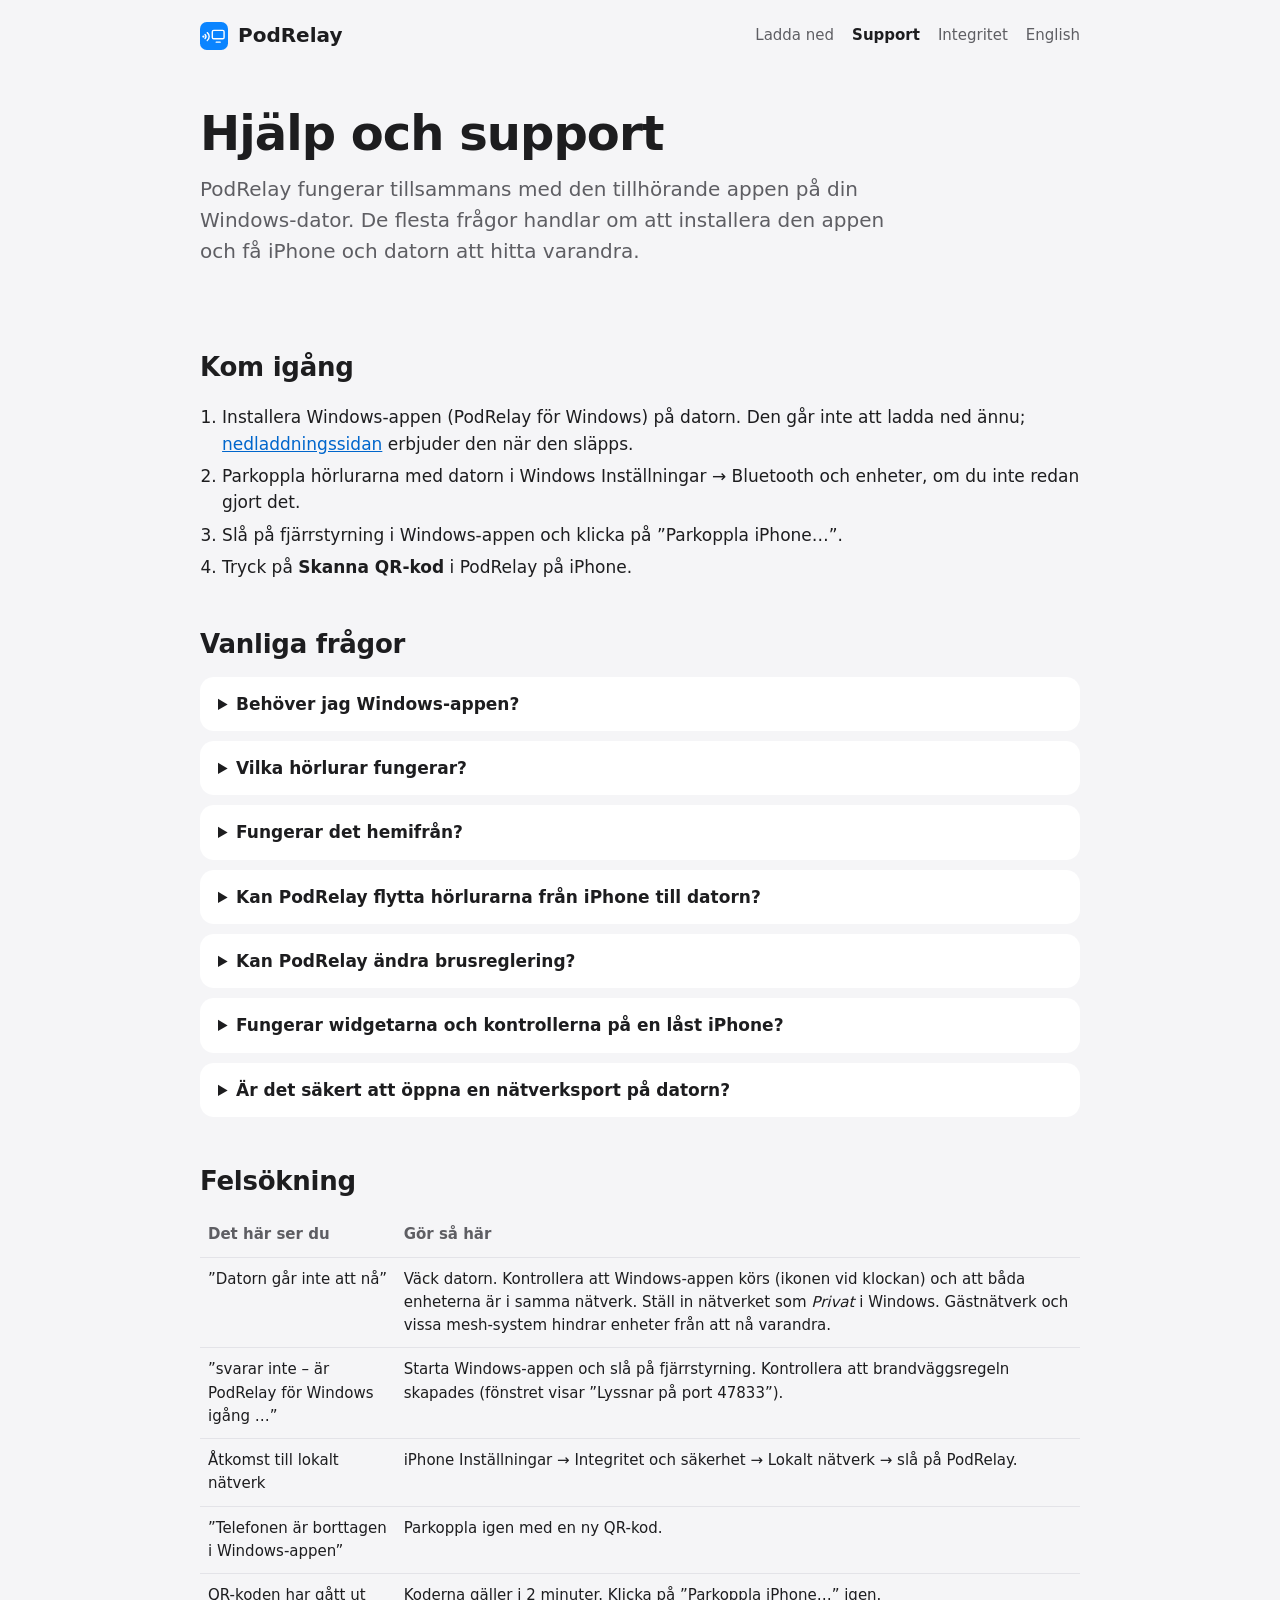
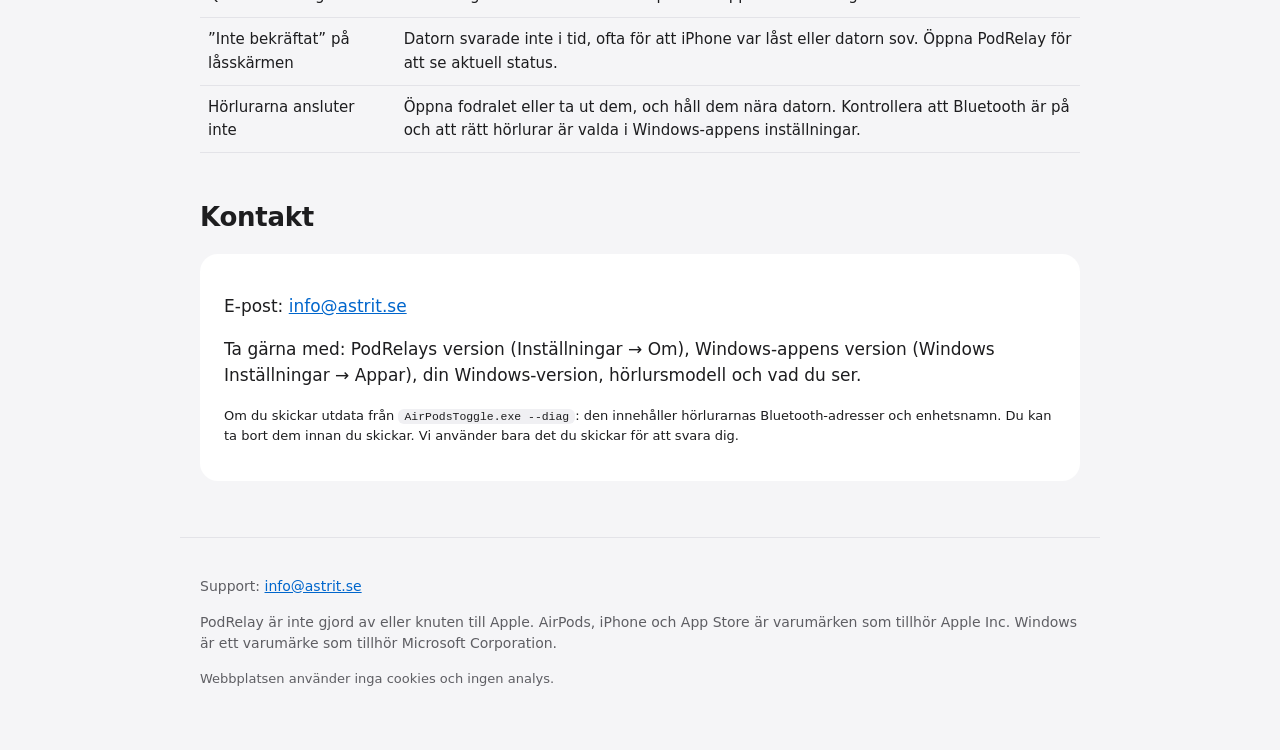
<file: sv/support/index.html>
<!doctype html>
<html lang="sv">
<head>
<meta charset="utf-8">
<meta name="viewport" content="width=device-width, initial-scale=1">
<title>PodRelay – Hjälp och support</title>
<meta name="description" content="Installationshjälp, vanliga frågor och kontakt för PodRelay och den tillhörande Windows-appen.">
<meta name="robots" content="index,follow">
<link rel="alternate" hreflang="en" href="../../support/">
<link rel="alternate" hreflang="sv" href="../../sv/support/">
<link rel="stylesheet" href="../../style.css">
<link rel="icon" href="../../icon.svg" type="image/svg+xml">
</head>
<body>
<header class="top">
  <a class="brand" href="../"><img src="../../icon.svg" alt="" width="28" height="28"> PodRelay</a>
  <nav aria-label="Huvudmeny">
    <a href="../">Ladda ned</a>
    <a href="../support/" aria-current="page">Support</a>
    <a href="../privacy/">Integritet</a>
    <a href="../../support/" hreflang="en" lang="en">English</a>
  </nav>
</header>
<main>
<section class="hero">
  <h1>Hjälp och support</h1>
  <p class="lede">PodRelay fungerar tillsammans med den tillhörande appen på din Windows-dator. De flesta frågor handlar om att installera den appen och få iPhone och datorn att hitta varandra.</p>
</section>

<h2>Kom igång</h2>
<ol class="steps">
  <li>Installera Windows-appen (PodRelay för Windows) på datorn. Den går inte att ladda ned ännu; <a href="../">nedladdningssidan</a> erbjuder den när den släpps.</li>
  <li>Parkoppla hörlurarna med datorn i Windows Inställningar → Bluetooth och enheter, om du inte redan gjort det.</li>
  <li>Slå på fjärrstyrning i Windows-appen och klicka på ”Parkoppla iPhone…”.</li>
  <li>Tryck på <strong>Skanna QR-kod</strong> i PodRelay på iPhone.</li>
</ol>

<h2>Vanliga frågor</h2>
<details><summary>Behöver jag Windows-appen?</summary>
<p>Ja. PodRelay på iPhone skickar bara förfrågningar. Windows-appen på datorn gör själva anslutningen och frånkopplingen. Utan den kan PodRelay inte göra något.</p></details>
<details><summary>Vilka hörlurar fungerar?</summary>
<p>Bluetooth-hörlurar som redan är parkopplade med datorn. AirPods Pro och AirPods Max känns igen automatiskt på namnet. Andra hörlurar kan väljas som standardenhet i Windows-appen men är inte testade.</p></details>
<details><summary>Fungerar det hemifrån?</summary>
<p>Nej. iPhone och datorn måste vara i samma lokala nätverk. PodRelay använder ingen internettjänst och kan inte nå datorn utifrån.</p></details>
<details><summary>Kan PodRelay flytta hörlurarna från iPhone till datorn?</summary>
<p>PodRelay ber datorn att ansluta. Om hörlurarna lämnar iPhone avgör iOS och hörlurarna. Om de stannar på iPhone kan du välja datorn med hörlurarnas egna kontroller, eller koppla från dem på iPhone först. För att få tillbaka dem till iPhone väljer du dem i Kontrollcenter.</p></details>
<details><summary>Kan PodRelay ändra brusreglering?</summary>
<p>Nej. iOS har inget publikt sätt för appar att göra det. Använd åtgärden ”Ställ in brusregleringsläge” i Apples app Genvägar. Den går via iPhone och kan därför inte ändra läget medan hörlurarna är anslutna till datorn.</p></details>
<details><summary>Fungerar widgetarna och kontrollerna på en låst iPhone?</summary>
<p>Inte alltid. Inget fungerar förrän iPhone har låsts upp en gång sedan omstart, och iOS kan be dig låsa upp innan en åtgärd körs. iOS håller knappar i widgetar inaktiva tills du låser upp. Widgetarna visar senaste status som datorn bekräftat, med klockslag, och kontaktar aldrig datorn av sig själva.</p></details>
<details><summary>Är det säkert att öppna en nätverksport på datorn?</summary>
<p>Fjärrstyrningen är avstängd tills du slår på den. Brandväggsregeln tillåter bara Windows-appen, en TCP-port (47833), privata nätverk och ditt lokala subnät, och spärrar porten på offentliga nätverk. Varje parkopplad iPhone får en egen nyckel som du kan ta bort när som helst i Windows-appen. Meddelandena är krypterade och kan inte spelas upp igen.</p></details>

<h2>Felsökning</h2>
<table>
  <tr><th>Det här ser du</th><th>Gör så här</th></tr>
  <tr><td>”Datorn går inte att nå”</td><td>Väck datorn. Kontrollera att Windows-appen körs (ikonen vid klockan) och att båda enheterna är i samma nätverk. Ställ in nätverket som <em>Privat</em> i Windows. Gästnätverk och vissa mesh-system hindrar enheter från att nå varandra.</td></tr>
  <tr><td>”svarar inte – är PodRelay för Windows igång …”</td><td>Starta Windows-appen och slå på fjärrstyrning. Kontrollera att brandväggsregeln skapades (fönstret visar ”Lyssnar på port 47833”).</td></tr>
  <tr><td>Åtkomst till lokalt nätverk</td><td>iPhone Inställningar → Integritet och säkerhet → Lokalt nätverk → slå på PodRelay.</td></tr>
  <tr><td>”Telefonen är borttagen i Windows-appen”</td><td>Parkoppla igen med en ny QR-kod.</td></tr>
  <tr><td>QR-koden har gått ut</td><td>Koderna gäller i 2 minuter. Klicka på ”Parkoppla iPhone…” igen.</td></tr>
  <tr><td>”Inte bekräftat” på låsskärmen</td><td>Datorn svarade inte i tid, ofta för att iPhone var låst eller datorn sov. Öppna PodRelay för att se aktuell status.</td></tr>
  <tr><td>Hörlurarna ansluter inte</td><td>Öppna fodralet eller ta ut dem, och håll dem nära datorn. Kontrollera att Bluetooth är på och att rätt hörlurar är valda i Windows-appens inställningar.</td></tr>
</table>

<h2>Kontakt</h2>
<div class="card">
<p>E-post: <a href="mailto:info@astrit.se">info@astrit.se</a></p>
<p>Ta gärna med: PodRelays version (Inställningar → Om), Windows-appens version (Windows Inställningar → Appar), din Windows-version, hörlursmodell och vad du ser.</p>
<p class="small">Om du skickar utdata från <code>AirPodsToggle.exe --diag</code>: den innehåller hörlurarnas Bluetooth-adresser och enhetsnamn. Du kan ta bort dem innan du skickar. Vi använder bara det du skickar för att svara dig.</p>
</div>

</main>
<footer>
  <p>Support: <a href="mailto:info@astrit.se">info@astrit.se</a></p>
  <p>PodRelay är inte gjord av eller knuten till Apple. AirPods, iPhone och App Store är varumärken som tillhör Apple Inc. Windows är ett varumärke som tillhör Microsoft Corporation.</p>
  <p class="small">Webbplatsen använder inga cookies och ingen analys.</p>
</footer>
</body>
</html>
</file>
<file: style.css>
/* PodRelay – nedladdnings-, support- och integritetssidor. Inga externa resurser, inga cookies. */
:root {
  --bg: #f5f5f7; --card: #ffffff; --text: #1d1d1f; --muted: #5e5e63; --line: #e3e3e8;
  --accent: #0066cc; --accent-strong: #0058b0; --on-accent: #ffffff; --warn-bg: #fff4e5; --warn: #8a4b00;
  --todo-bg: #ffe5e5; --todo: #a00000; --code: #f0f0f3;
  color-scheme: light dark;
}
@media (prefers-color-scheme: dark) {
  :root {
    --bg: #000000; --card: #1c1c1e; --text: #f5f5f7; --muted: #a1a1a6; --line: #38383a;
    --accent: #2997ff; --accent-strong: #4aa8ff; --on-accent: #000000; --warn-bg: #3a2a10; --warn: #ffd28a;
    --todo-bg: #4a1414; --todo: #ffb4b4; --code: #2c2c2e;
  }
}
* { box-sizing: border-box; }
html { -webkit-text-size-adjust: 100%; }
body {
  margin: 0; background: var(--bg); color: var(--text);
  font: 17px/1.55 -apple-system, BlinkMacSystemFont, "Segoe UI", system-ui, sans-serif;
}
a { color: var(--accent); }
.top {
  display: flex; flex-wrap: wrap; gap: 8px 24px; align-items: center; justify-content: space-between;
  max-width: 920px; margin: 0 auto; padding: 18px 20px;
}
.brand { display: inline-flex; align-items: center; gap: 10px; font-weight: 700; font-size: 20px; color: var(--text); text-decoration: none; }
nav { display: flex; flex-wrap: wrap; gap: 4px 18px; font-size: 15px; }
nav a { color: var(--muted); text-decoration: none; padding: 6px 0; }
nav a:hover, nav a[aria-current="page"] { color: var(--text); }
nav a[aria-current="page"] { font-weight: 600; }
main { max-width: 920px; margin: 0 auto; padding: 0 20px 40px; }
.hero { padding: 36px 0 12px; }
h1 { font-size: clamp(32px, 6vw, 48px); line-height: 1.1; margin: 0 0 14px; letter-spacing: -0.02em; }
h2 { font-size: 26px; margin: 44px 0 12px; letter-spacing: -0.01em; }
h3 { font-size: 19px; margin: 24px 0 6px; }
.lede { font-size: 20px; color: var(--muted); max-width: 700px; margin: 0 0 24px; }
.download { display: flex; flex-wrap: wrap; align-items: center; gap: 14px 20px; }
.button {
  display: inline-block; background: var(--accent); color: var(--on-accent); text-decoration: none;
  font-weight: 600; font-size: 18px; padding: 14px 26px; border-radius: 980px; min-height: 48px;
}
.button:hover { background: var(--accent-strong); }
/* Ingen länk: ser inte ut som en knapp som går att trycka på. */
.soon { margin: 0; font-weight: 600; font-size: 18px; padding: 12px 24px; border-radius: 980px; border: 2px dashed var(--line); color: var(--muted); }
.button:focus-visible, a:focus-visible { outline: 3px solid var(--accent); outline-offset: 3px; }
.meta { color: var(--muted); font-size: 15px; margin: 10px 0 0; }
.card { background: var(--card); border-radius: 18px; padding: 22px 24px; margin: 16px 0; }
.flow { display: grid; grid-template-columns: repeat(auto-fit, minmax(190px, 1fr)); gap: 12px; margin: 16px 0; padding: 0; list-style: none; }
.flow li { background: var(--card); border-radius: 18px; padding: 18px 20px; }
.flow strong { display: block; font-size: 17px; }
.flow span { color: var(--muted); font-size: 15px; }
ol.steps, ul.plain { padding-left: 1.3em; }
ol.steps li, ul.plain li { margin: 6px 0; }
table { width: 100%; border-collapse: collapse; font-size: 15px; }
th, td { text-align: left; vertical-align: top; padding: 10px 8px; border-bottom: 1px solid var(--line); }
th { color: var(--muted); font-weight: 600; }
.note { background: var(--warn-bg); color: var(--warn); border-radius: 14px; padding: 14px 18px; margin: 16px 0; font-size: 15px; }
.todo { background: var(--todo-bg); color: var(--todo); border-radius: 6px; padding: 1px 6px; font-weight: 600; }
code, .hash { font-family: ui-monospace, "Cascadia Mono", Consolas, monospace; font-size: 0.88em; background: var(--code); border-radius: 6px; padding: 1px 6px; }
.hash { word-break: break-all; }
details { background: var(--card); border-radius: 14px; padding: 14px 18px; margin: 10px 0; }
summary { cursor: pointer; font-weight: 600; }
footer { max-width: 920px; margin: 0 auto; padding: 24px 20px 48px; border-top: 1px solid var(--line); color: var(--muted); font-size: 14px; }
.small { font-size: 13px; }
@media (max-width: 520px) {
  body { font-size: 16px; }
  .card { padding: 18px; }
  .button { width: 100%; text-align: center; }
  th, td { padding: 8px 4px; }
}
</file>
